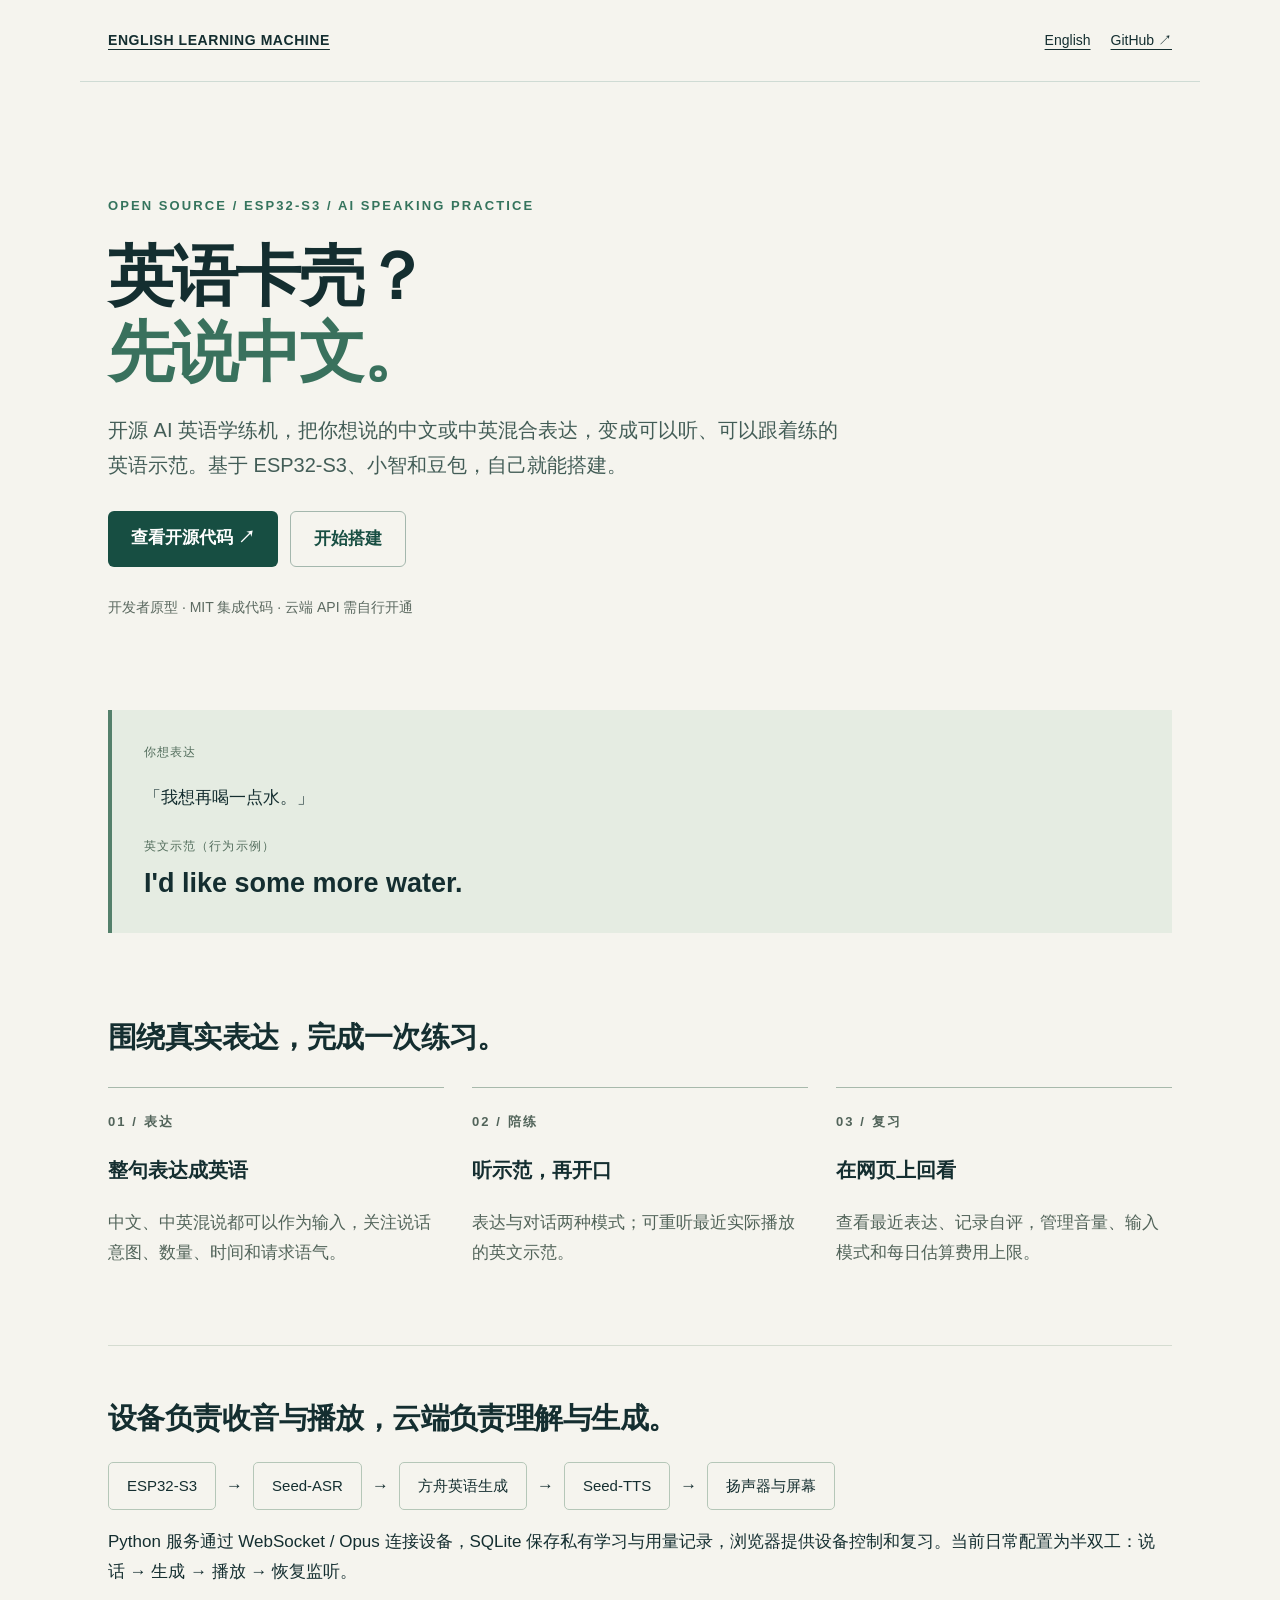
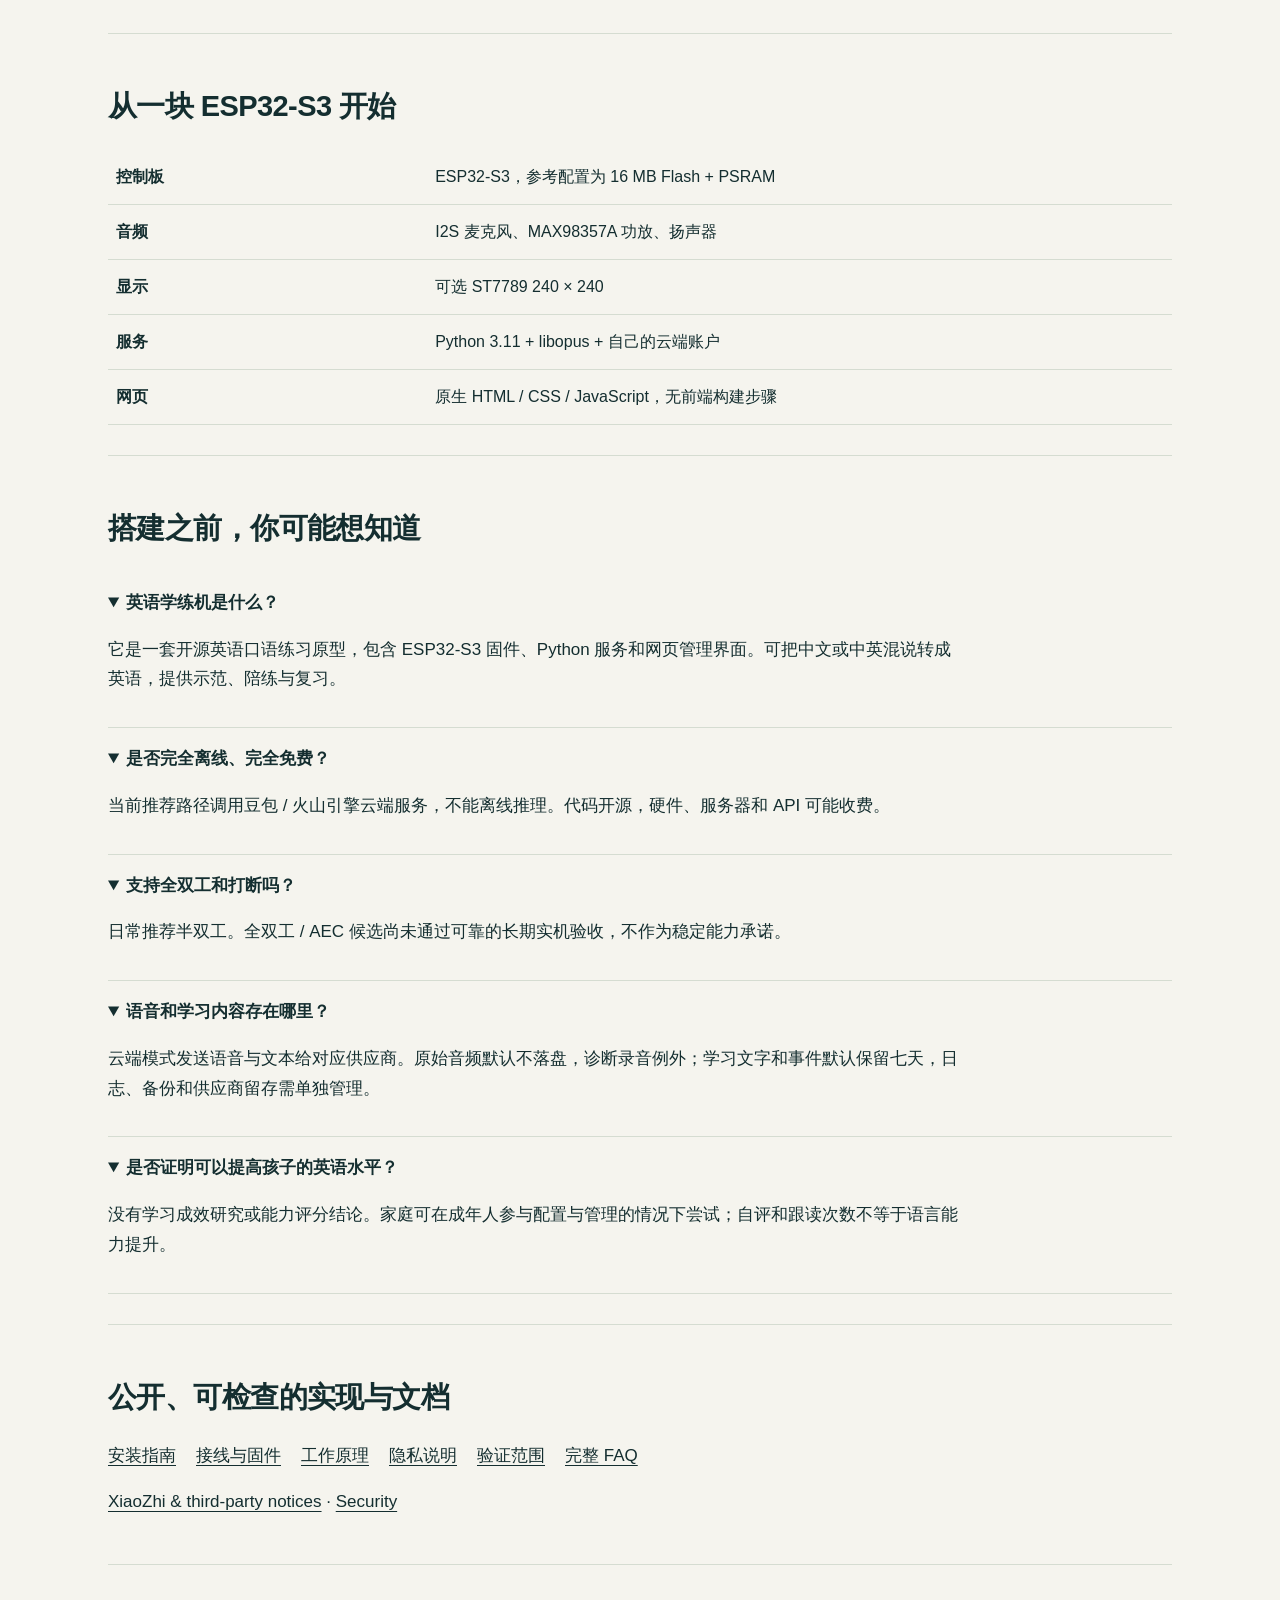
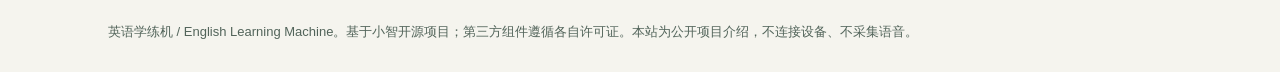
<file: docs/index.html>
<!doctype html>
<html lang="zh-CN"><head><meta charset="utf-8"><meta name="viewport" content="width=device-width, initial-scale=1">
<title>英语卡壳？先说中文｜开源 AI 英语学练机</title><meta name="description" content="基于 ESP32-S3、小智和豆包的开源英语口语练习设备：中文与中英混说转自然英语、示范播放、对话陪练和网页复习。提供 Python 源码、硬件接线与自托管部署说明。">
<meta name="robots" content="index,follow,max-image-preview:large"><link rel="canonical" href="https://aotefan.github.io/english-learning-machine/">
<link rel="alternate" hreflang="zh-CN" href="https://aotefan.github.io/english-learning-machine/"><link rel="alternate" hreflang="en" href="https://aotefan.github.io/english-learning-machine/en.html"><link rel="alternate" hreflang="x-default" href="https://aotefan.github.io/english-learning-machine/">
<meta property="og:type" content="website"><meta property="og:title" content="英语卡壳？先说中文｜开源 AI 英语学练机"><meta property="og:description" content="基于 ESP32-S3、小智和豆包的开源英语口语练习设备：中文与中英混说转自然英语、示范播放、对话陪练和网页复习。提供 Python 源码、硬件接线与自托管部署说明。"><meta property="og:url" content="https://aotefan.github.io/english-learning-machine/"><meta property="og:site_name" content="English Learning Machine"><meta property="og:image" content="https://aotefan.github.io/english-learning-machine/social-preview.png"><meta property="og:image:width" content="1200"><meta property="og:image:height" content="630"><meta property="og:image:alt" content="English Learning Machine — ESP32-S3 AI English speaking practice">
<meta name="twitter:card" content="summary_large_image"><link rel="stylesheet" href="style.css"><script type="application/ld+json">{"@context": "https://schema.org", "@type": "SoftwareSourceCode", "name": "English Learning Machine", "alternateName": ["英语学练机", "English Edge"], "description": "基于 ESP32-S3、小智和豆包的开源英语口语练习设备：中文与中英混说转自然英语、示范播放、对话陪练和网页复习。提供 Python 源码、硬件接线与自托管部署说明。", "codeRepository": "https://github.com/aotefan/english-learning-machine", "url": "https://aotefan.github.io/english-learning-machine/", "license": "https://github.com/aotefan/english-learning-machine/blob/main/LICENSE", "programmingLanguage": ["Python", "C++", "JavaScript"], "runtimePlatform": "ESP32-S3 and Python", "isAccessibleForFree": true, "inLanguage": "zh-CN"}</script></head>
<body><nav aria-label="Main"><a class="brand" href="index.html">ENGLISH LEARNING MACHINE</a><div class="links"><a href="en.html" lang="en">English</a><a href="https://github.com/aotefan/english-learning-machine">GitHub ↗</a></div></nav>
<main><header class="hero"><p class="eyebrow">OPEN SOURCE / ESP32-S3 / AI SPEAKING PRACTICE</p><h1>英语卡壳？<span>先说中文。</span></h1><p class="lead">开源 AI 英语学练机，把你想说的中文或中英混合表达，变成可以听、可以跟着练的英语示范。基于 ESP32-S3、小智和豆包，自己就能搭建。</p><div class="actions"><a class="button" href="https://github.com/aotefan/english-learning-machine">查看开源代码 ↗</a><a class="button secondary" href="https://github.com/aotefan/english-learning-machine/blob/main/docs/quickstart.md">开始搭建</a></div><p class="note">开发者原型 · MIT 集成代码 · 云端 API 需自行开通</p></header>
<div class="example"><span class="label">你想表达</span><p>「我想再喝一点水。」</p><span class="label">英文示范（行为示例）</span><strong>I'd like some more water.</strong></div>
<section><h2>围绕真实表达，完成一次练习。</h2><div class="grid"><article><p class="eyebrow">01 / 表达</p><h3>整句表达成英语</h3><p>中文、中英混说都可以作为输入，关注说话意图、数量、时间和请求语气。</p></article><article><p class="eyebrow">02 / 陪练</p><h3>听示范，再开口</h3><p>表达与对话两种模式；可重听最近实际播放的英文示范。</p></article><article><p class="eyebrow">03 / 复习</p><h3>在网页上回看</h3><p>查看最近表达、记录自评，管理音量、输入模式和每日估算费用上限。</p></article></div></section>
<section><h2>设备负责收音与播放，云端负责理解与生成。</h2><div class="flow" aria-label="Architecture"><span>ESP32-S3</span><b aria-hidden="true">→</b><span>Seed-ASR</span><b aria-hidden="true">→</b><span>方舟英语生成</span><b aria-hidden="true">→</b><span>Seed-TTS</span><b aria-hidden="true">→</b><span>扬声器与屏幕</span></div><p>Python 服务通过 WebSocket / Opus 连接设备，SQLite 保存私有学习与用量记录，浏览器提供设备控制和复习。当前日常配置为半双工：说话 → 生成 → 播放 → 恢复监听。</p></section>
<section><h2>从一块 ESP32-S3 开始</h2><table><tr><th scope="row">控制板</th><td>ESP32-S3，参考配置为 16 MB Flash + PSRAM</td></tr><tr><th scope="row">音频</th><td>I2S 麦克风、MAX98357A 功放、扬声器</td></tr><tr><th scope="row">显示</th><td>可选 ST7789 240 × 240</td></tr><tr><th scope="row">服务</th><td>Python 3.11 + libopus + 自己的云端账户</td></tr><tr><th scope="row">网页</th><td>原生 HTML / CSS / JavaScript，无前端构建步骤</td></tr></table></section>
<section><h2>搭建之前，你可能想知道</h2><details open><summary>英语学练机是什么？</summary><p>它是一套开源英语口语练习原型，包含 ESP32-S3 固件、Python 服务和网页管理界面。可把中文或中英混说转成英语，提供示范、陪练与复习。</p></details><details open><summary>是否完全离线、完全免费？</summary><p>当前推荐路径调用豆包 / 火山引擎云端服务，不能离线推理。代码开源，硬件、服务器和 API 可能收费。</p></details><details open><summary>支持全双工和打断吗？</summary><p>日常推荐半双工。全双工 / AEC 候选尚未通过可靠的长期实机验收，不作为稳定能力承诺。</p></details><details open><summary>语音和学习内容存在哪里？</summary><p>云端模式发送语音与文本给对应供应商。原始音频默认不落盘，诊断录音例外；学习文字和事件默认保留七天，日志、备份和供应商留存需单独管理。</p></details><details open><summary>是否证明可以提高孩子的英语水平？</summary><p>没有学习成效研究或能力评分结论。家庭可在成年人参与配置与管理的情况下尝试；自评和跟读次数不等于语言能力提升。</p></details></section>
<section><h2>公开、可检查的实现与文档</h2><div class="links"><a href="https://github.com/aotefan/english-learning-machine/blob/main/docs/quickstart.md">安装指南</a><a href="https://github.com/aotefan/english-learning-machine/blob/main/docs/hardware.md">接线与固件</a><a href="https://github.com/aotefan/english-learning-machine/blob/main/docs/architecture.md">工作原理</a><a href="https://github.com/aotefan/english-learning-machine/blob/main/docs/privacy.md">隐私说明</a><a href="https://github.com/aotefan/english-learning-machine/blob/main/docs/validation.md">验证范围</a><a href="https://github.com/aotefan/english-learning-machine/blob/main/docs/faq.md">完整 FAQ</a></div><p><a href="https://github.com/aotefan/english-learning-machine/blob/main/THIRD_PARTY_NOTICES.md">XiaoZhi &amp; third-party notices</a> · <a href="https://github.com/aotefan/english-learning-machine/blob/main/SECURITY.md">Security</a></p></section></main><footer>英语学练机 / English Learning Machine。基于小智开源项目；第三方组件遵循各自许可证。本站为公开项目介绍，不连接设备、不采集语音。</footer></body></html>
</file>
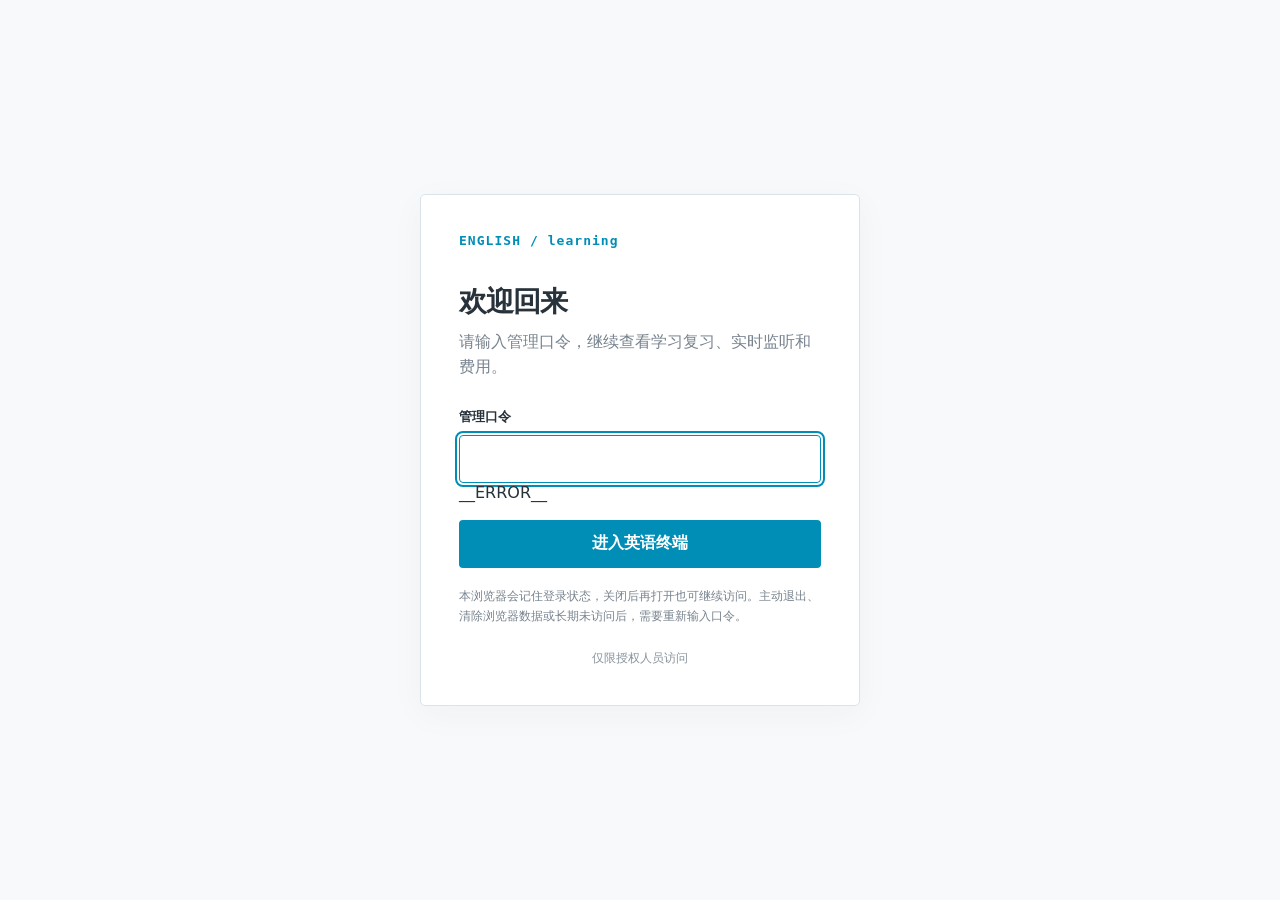
<file: debug/login.html>
<!doctype html>
<html lang="zh-CN">
<meta charset="utf-8"><meta name="viewport" content="width=device-width,initial-scale=1">
<title>登录 · 英语终端</title>
<style>
:root{color-scheme:light;font-family:system-ui,-apple-system,"PingFang SC",sans-serif;color:#27323b;background:#f7f9fb}
*{box-sizing:border-box}body{min-height:100vh;margin:0;display:grid;place-items:center;padding:24px}
main{width:min(100%,440px);padding:38px;background:#fff;border:1px solid #dce3e8;border-radius:5px;box-shadow:0 8px 34px #27323b0a}
.mark{font:650 13px ui-monospace,SFMono-Regular,Menlo,Consolas,monospace;letter-spacing:.08em;color:#008eb7}
h1{font-size:28px;letter-spacing:-.03em;margin:35px 0 8px;font-weight:650}p{color:#78838e;line-height:1.6;margin:0 0 28px}
label{display:block;font-size:13px;font-weight:650;margin-bottom:9px}input{width:100%;height:48px;padding:0 14px;border:1px solid #b8c4cc;border-radius:4px;font:inherit;background:#fff;color:#27323b}
input:focus-visible,button:focus-visible{outline:2px solid #008eb7;outline-offset:2px;border-color:#008eb7}
button{width:100%;height:48px;margin-top:18px;border:0;border-radius:4px;background:#008eb7;color:#fff;font:inherit;font-weight:650;cursor:pointer}
button:hover{background:#007797}.error{margin:14px 0 0;color:#a04336;font-size:13px}.remember-note{margin:18px 0 0;font-size:12px;line-height:1.7}footer{margin-top:24px;color:#88939c;font:12px ui-monospace,SFMono-Regular,Menlo,Consolas,monospace;text-align:center}
@media(max-width:480px){body{padding:16px}main{padding:28px 22px}h1{font-size:25px}}
</style>
<main>
  <div class="mark" aria-hidden="true">ENGLISH / learning</div>
  <h1>欢迎回来</h1>
  <p>请输入管理口令，继续查看学习复习、实时监听和费用。</p>
  <form action="/login" method="post">
    <input type="hidden" name="next" value="__NEXT__">
    <label for="password">管理口令</label>
    <input id="password" name="password" type="password" autocomplete="current-password" required autofocus>
    __ERROR__
    <button type="submit">进入英语终端</button>
  </form>
  <p class="remember-note">本浏览器会记住登录状态，关闭后再打开也可继续访问。主动退出、清除浏览器数据或长期未访问后，需要重新输入口令。</p>
  <footer>仅限授权人员访问</footer>
</main>
</html>
</file>
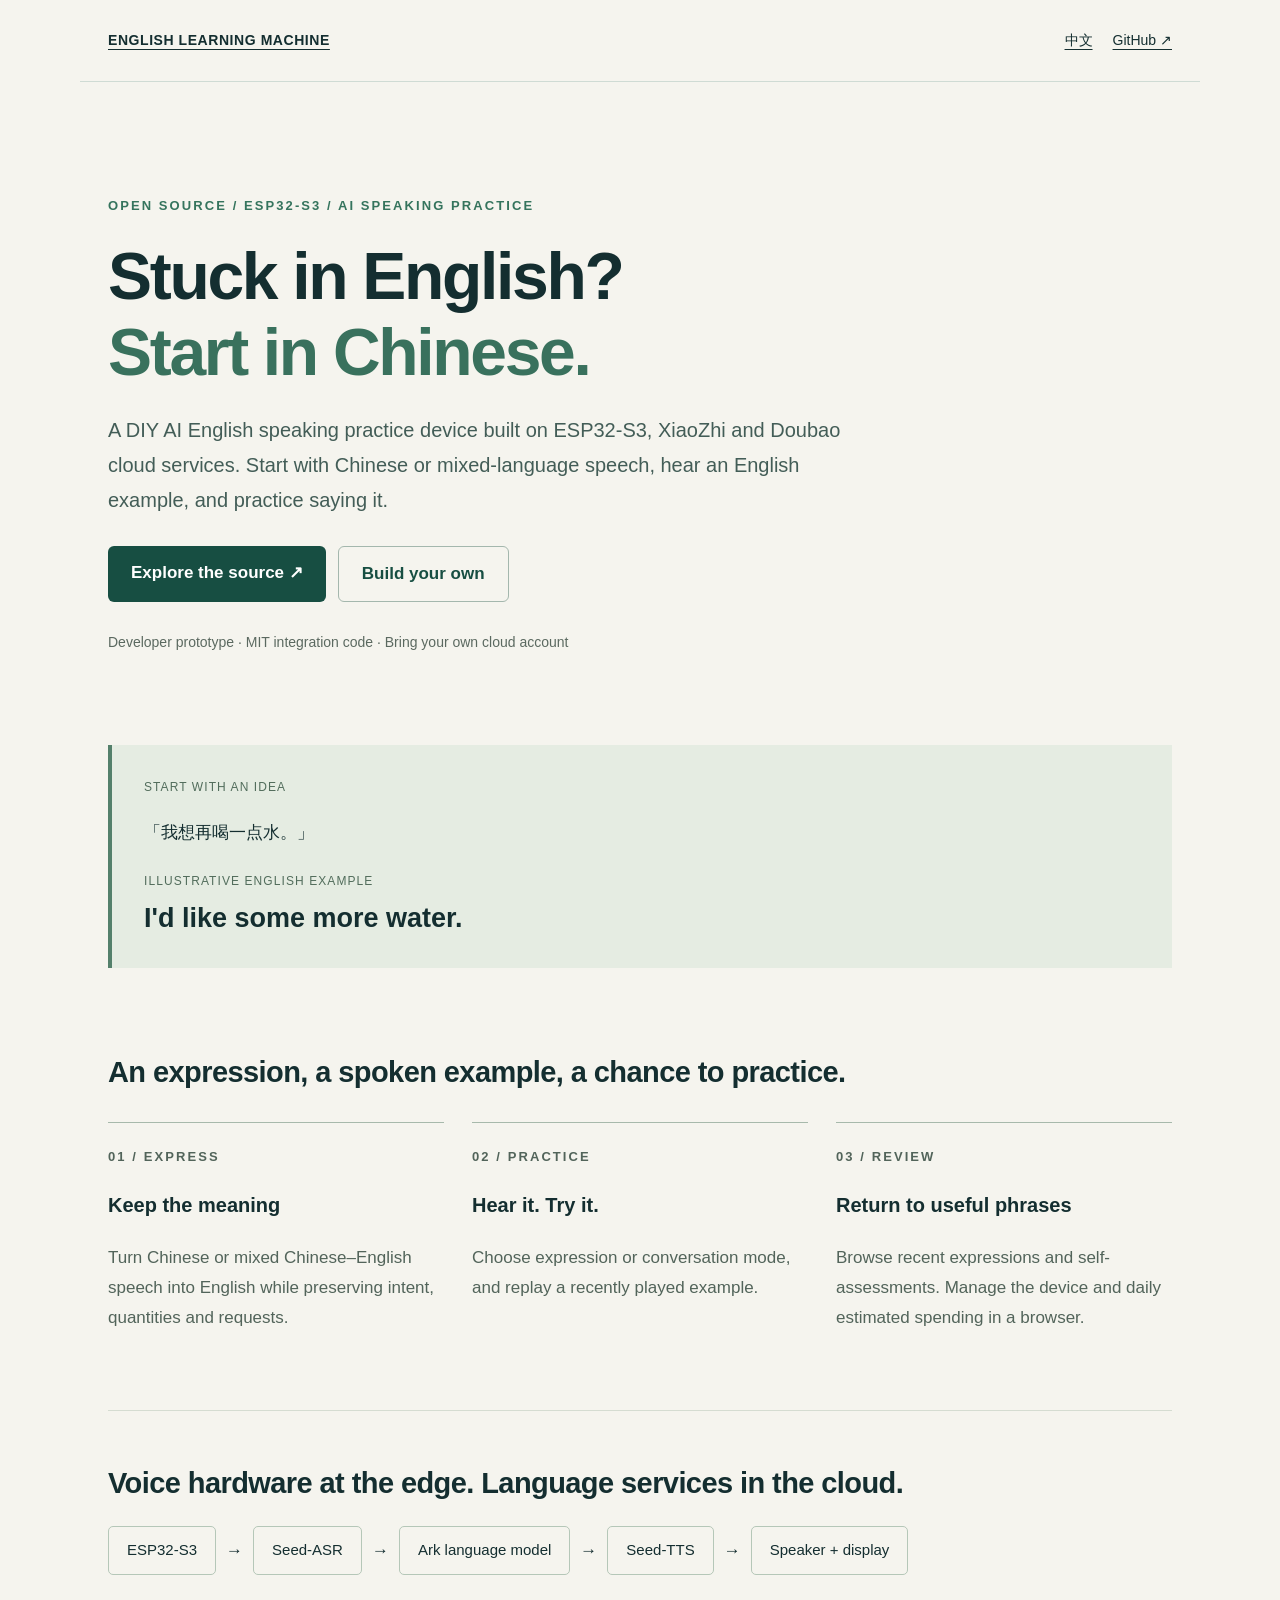
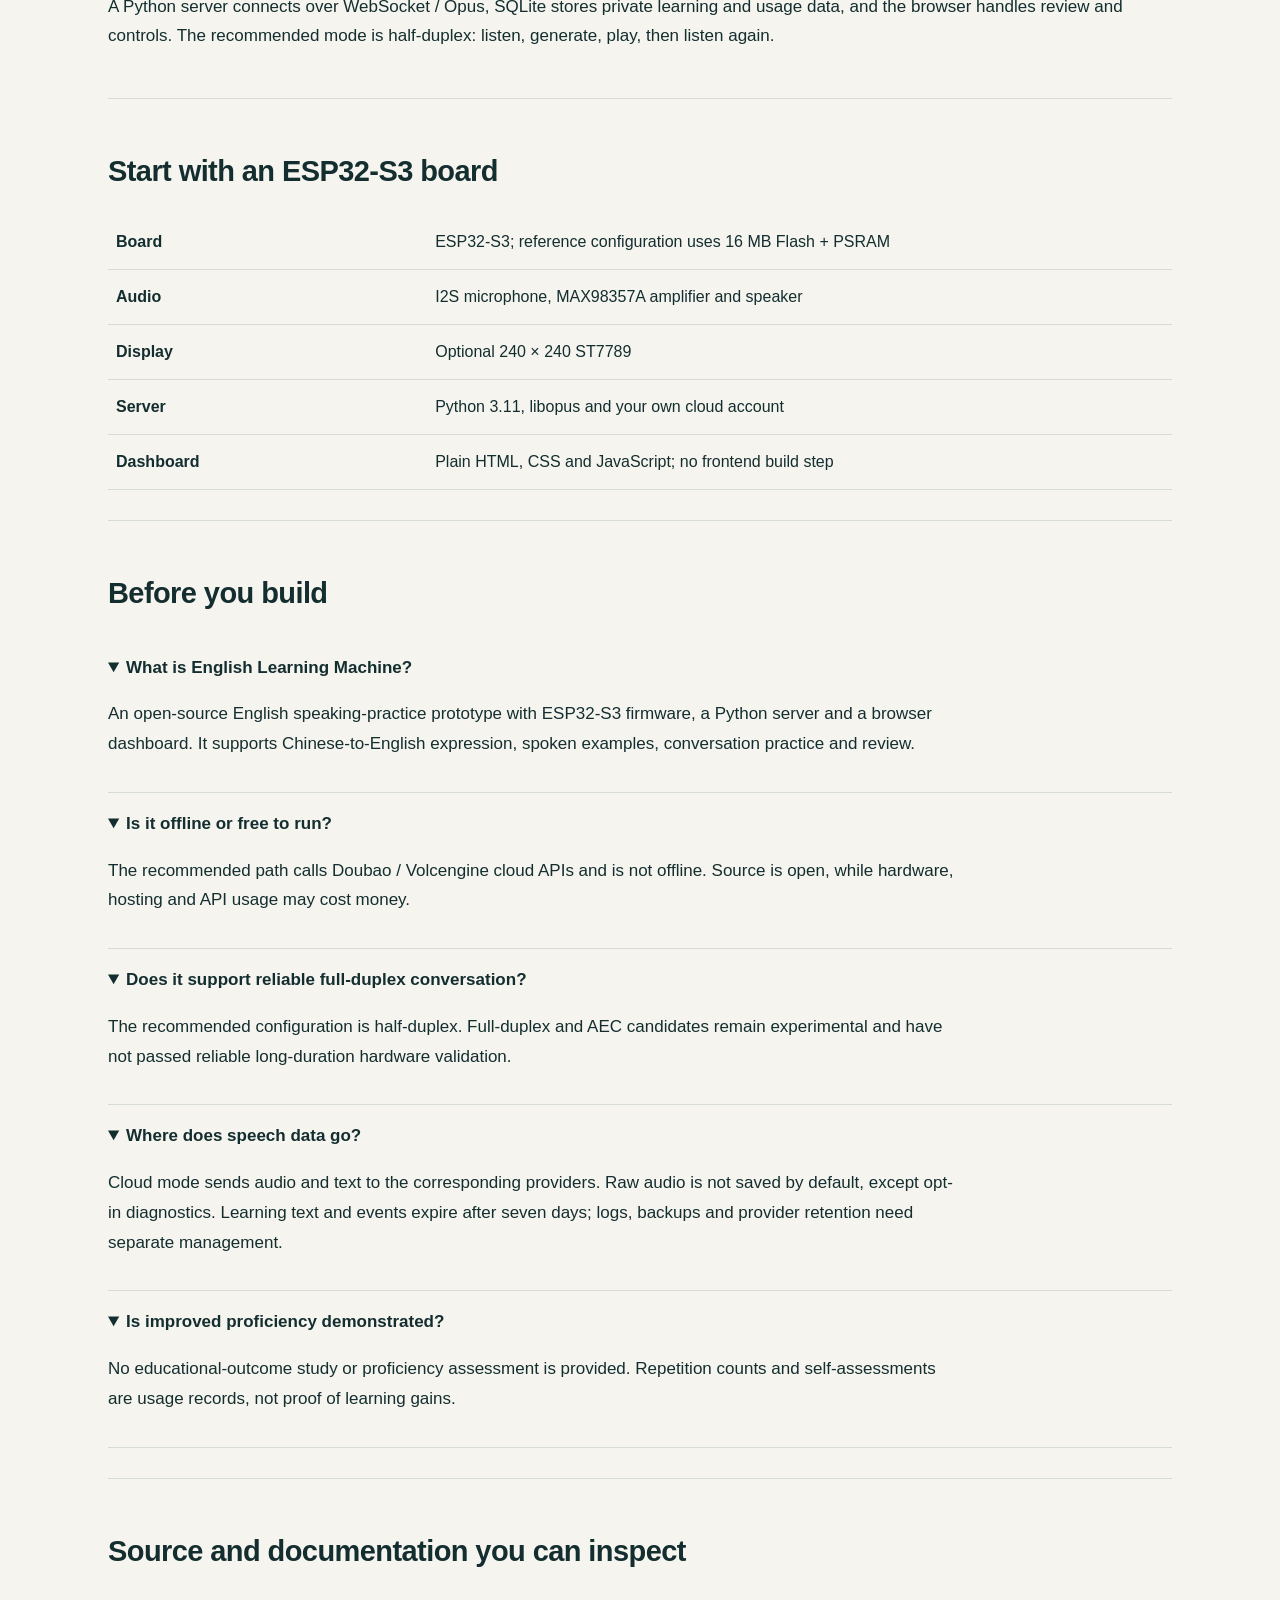
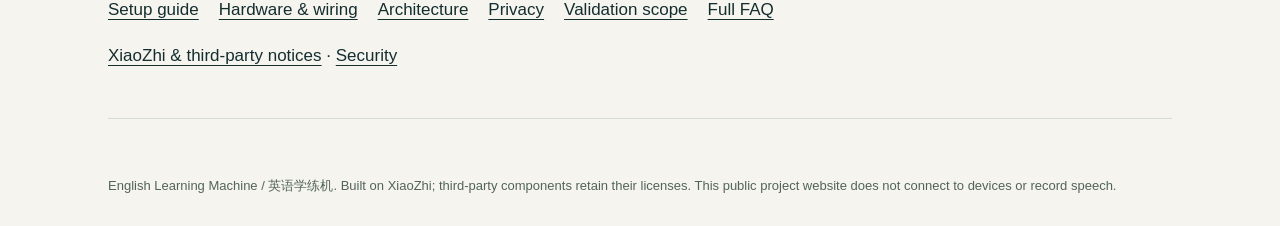
<file: docs/en.html>
<!doctype html>
<html lang="en"><head><meta charset="utf-8"><meta name="viewport" content="width=device-width, initial-scale=1">
<title>Stuck in English? Start in Chinese | Open-Source English Learning Machine</title><meta name="description" content="Build an open-source ESP32-S3 English speaking practice device with XiaoZhi, Python and Doubao. Chinese-to-English expression, spoken examples, conversation practice and web review. Source, wiring and self-hosting guides.">
<meta name="robots" content="index,follow,max-image-preview:large"><link rel="canonical" href="https://aotefan.github.io/english-learning-machine/en.html">
<link rel="alternate" hreflang="zh-CN" href="https://aotefan.github.io/english-learning-machine/"><link rel="alternate" hreflang="en" href="https://aotefan.github.io/english-learning-machine/en.html"><link rel="alternate" hreflang="x-default" href="https://aotefan.github.io/english-learning-machine/">
<meta property="og:type" content="website"><meta property="og:title" content="Stuck in English? Start in Chinese | Open-Source English Learning Machine"><meta property="og:description" content="Build an open-source ESP32-S3 English speaking practice device with XiaoZhi, Python and Doubao. Chinese-to-English expression, spoken examples, conversation practice and web review. Source, wiring and self-hosting guides."><meta property="og:url" content="https://aotefan.github.io/english-learning-machine/en.html"><meta property="og:site_name" content="English Learning Machine"><meta property="og:image" content="https://aotefan.github.io/english-learning-machine/social-preview.png"><meta property="og:image:width" content="1200"><meta property="og:image:height" content="630"><meta property="og:image:alt" content="English Learning Machine — ESP32-S3 AI English speaking practice">
<meta name="twitter:card" content="summary_large_image"><link rel="stylesheet" href="style.css"><script type="application/ld+json">{"@context": "https://schema.org", "@type": "SoftwareSourceCode", "name": "English Learning Machine", "alternateName": ["英语学练机", "English Edge"], "description": "Build an open-source ESP32-S3 English speaking practice device with XiaoZhi, Python and Doubao. Chinese-to-English expression, spoken examples, conversation practice and web review. Source, wiring and self-hosting guides.", "codeRepository": "https://github.com/aotefan/english-learning-machine", "url": "https://aotefan.github.io/english-learning-machine/en.html", "license": "https://github.com/aotefan/english-learning-machine/blob/main/LICENSE", "programmingLanguage": ["Python", "C++", "JavaScript"], "runtimePlatform": "ESP32-S3 and Python", "isAccessibleForFree": true, "inLanguage": "en"}</script></head>
<body><nav aria-label="Main"><a class="brand" href="en.html">ENGLISH LEARNING MACHINE</a><div class="links"><a href="index.html" lang="zh-CN">中文</a><a href="https://github.com/aotefan/english-learning-machine">GitHub ↗</a></div></nav>
<main><header class="hero"><p class="eyebrow">OPEN SOURCE / ESP32-S3 / AI SPEAKING PRACTICE</p><h1>Stuck in English?<span>Start in Chinese.</span></h1><p class="lead">A DIY AI English speaking practice device built on ESP32-S3, XiaoZhi and Doubao cloud services. Start with Chinese or mixed-language speech, hear an English example, and practice saying it.</p><div class="actions"><a class="button" href="https://github.com/aotefan/english-learning-machine">Explore the source ↗</a><a class="button secondary" href="https://github.com/aotefan/english-learning-machine/blob/main/docs/quickstart.md">Build your own</a></div><p class="note">Developer prototype · MIT integration code · Bring your own cloud account</p></header>
<div class="example"><span class="label">Start with an idea</span><p>「我想再喝一点水。」</p><span class="label">Illustrative English example</span><strong>I'd like some more water.</strong></div>
<section><h2>An expression, a spoken example, a chance to practice.</h2><div class="grid"><article><p class="eyebrow">01 / EXPRESS</p><h3>Keep the meaning</h3><p>Turn Chinese or mixed Chinese–English speech into English while preserving intent, quantities and requests.</p></article><article><p class="eyebrow">02 / PRACTICE</p><h3>Hear it. Try it.</h3><p>Choose expression or conversation mode, and replay a recently played example.</p></article><article><p class="eyebrow">03 / REVIEW</p><h3>Return to useful phrases</h3><p>Browse recent expressions and self-assessments. Manage the device and daily estimated spending in a browser.</p></article></div></section>
<section><h2>Voice hardware at the edge. Language services in the cloud.</h2><div class="flow" aria-label="Architecture"><span>ESP32-S3</span><b aria-hidden="true">→</b><span>Seed-ASR</span><b aria-hidden="true">→</b><span>Ark language model</span><b aria-hidden="true">→</b><span>Seed-TTS</span><b aria-hidden="true">→</b><span>Speaker + display</span></div><p>A Python server connects over WebSocket / Opus, SQLite stores private learning and usage data, and the browser handles review and controls. The recommended mode is half-duplex: listen, generate, play, then listen again.</p></section>
<section><h2>Start with an ESP32-S3 board</h2><table><tr><th scope="row">Board</th><td>ESP32-S3; reference configuration uses 16 MB Flash + PSRAM</td></tr><tr><th scope="row">Audio</th><td>I2S microphone, MAX98357A amplifier and speaker</td></tr><tr><th scope="row">Display</th><td>Optional 240 × 240 ST7789</td></tr><tr><th scope="row">Server</th><td>Python 3.11, libopus and your own cloud account</td></tr><tr><th scope="row">Dashboard</th><td>Plain HTML, CSS and JavaScript; no frontend build step</td></tr></table></section>
<section><h2>Before you build</h2><details open><summary>What is English Learning Machine?</summary><p>An open-source English speaking-practice prototype with ESP32-S3 firmware, a Python server and a browser dashboard. It supports Chinese-to-English expression, spoken examples, conversation practice and review.</p></details><details open><summary>Is it offline or free to run?</summary><p>The recommended path calls Doubao / Volcengine cloud APIs and is not offline. Source is open, while hardware, hosting and API usage may cost money.</p></details><details open><summary>Does it support reliable full-duplex conversation?</summary><p>The recommended configuration is half-duplex. Full-duplex and AEC candidates remain experimental and have not passed reliable long-duration hardware validation.</p></details><details open><summary>Where does speech data go?</summary><p>Cloud mode sends audio and text to the corresponding providers. Raw audio is not saved by default, except opt-in diagnostics. Learning text and events expire after seven days; logs, backups and provider retention need separate management.</p></details><details open><summary>Is improved proficiency demonstrated?</summary><p>No educational-outcome study or proficiency assessment is provided. Repetition counts and self-assessments are usage records, not proof of learning gains.</p></details></section>
<section><h2>Source and documentation you can inspect</h2><div class="links"><a href="https://github.com/aotefan/english-learning-machine/blob/main/docs/quickstart.md">Setup guide</a><a href="https://github.com/aotefan/english-learning-machine/blob/main/docs/hardware.md">Hardware & wiring</a><a href="https://github.com/aotefan/english-learning-machine/blob/main/docs/architecture.md">Architecture</a><a href="https://github.com/aotefan/english-learning-machine/blob/main/docs/privacy.md">Privacy</a><a href="https://github.com/aotefan/english-learning-machine/blob/main/docs/validation.md">Validation scope</a><a href="https://github.com/aotefan/english-learning-machine/blob/main/docs/faq.md">Full FAQ</a></div><p><a href="https://github.com/aotefan/english-learning-machine/blob/main/THIRD_PARTY_NOTICES.md">XiaoZhi &amp; third-party notices</a> · <a href="https://github.com/aotefan/english-learning-machine/blob/main/SECURITY.md">Security</a></p></section></main><footer>English Learning Machine / 英语学练机. Built on XiaoZhi; third-party components retain their licenses. This public project website does not connect to devices or record speech.</footer></body></html>
</file>
<file: docs/style.css>
*{box-sizing:border-box}html{scroll-behavior:smooth}body{margin:0;background:#f5f4ee;color:#142e30;font:17px/1.75 -apple-system,BlinkMacSystemFont,"Segoe UI",sans-serif}a{color:inherit;text-underline-offset:4px}main,nav,footer{max-width:1120px;margin:auto;padding:28px}nav{display:flex;justify-content:space-between;gap:20px;font-size:14px;border-bottom:1px solid #cfdbd4}.brand{font-weight:750;letter-spacing:.04em}.hero{padding:72px 0 45px;max-width:900px}.eyebrow{color:#35745d;font-size:13px;letter-spacing:.16em;font-weight:700}h1{font-size:clamp(36px,5.7vw,66px);line-height:1.15;letter-spacing:-.035em;margin:22px 0}h1 span{display:block;color:#39715d}h2{font-size:29px;line-height:1.3;letter-spacing:-.02em}h3{font-size:20px}.lead{max-width:740px;font-size:20px;color:#435d57}.actions{display:flex;gap:12px;flex-wrap:wrap;margin:28px 0}.button{padding:12px 23px;border-radius:6px;background:#174e42;color:white;text-decoration:none;font-weight:650}.button.secondary{color:#174e42;background:transparent;border:1px solid #a4b7ad}.note{font-size:14px;color:#5b6960}.example{padding:26px 32px;background:#e5ece2;border-left:4px solid #54806b;margin:32px 0}.example strong{font-size:27px;display:block}.label{font-size:12px;letter-spacing:.09em;text-transform:uppercase;color:#526d5c}.grid{display:grid;grid-template-columns:repeat(3,1fr);gap:28px;margin:30px 0}.grid article{border-top:1px solid #a7b9ab;padding-top:10px}.grid p{color:#52645a}section{padding:30px 0;border-bottom:1px solid #d5dcd1}.flow{display:flex;flex-wrap:wrap;gap:10px;align-items:center}.flow span{border:1px solid #b5c7b8;border-radius:5px;padding:10px 18px;font-size:15px}table{border-collapse:collapse;width:100%;font-size:16px}td,th{text-align:left;padding:13px 8px;border-bottom:1px solid #d5dcd1}th{width:30%}details{padding:16px 0;border-bottom:1px solid #d5dcd1}summary{font-weight:650;cursor:pointer}details p{max-width:850px}footer{font-size:13px;color:#52645a}.links{display:flex;gap:20px;flex-wrap:wrap}code{font-size:.92em}a:focus-visible,summary:focus-visible{outline:3px solid #bd7a25;outline-offset:5px}@media(max-width:700px){main,nav,footer{padding:20px}.hero{padding:45px 0 20px}.grid{grid-template-columns:1fr;gap:4px}.lead{font-size:18px}.example{padding:20px}.example strong{font-size:23px}nav{font-size:12px}.flow span{padding:7px 10px}}
</file>
